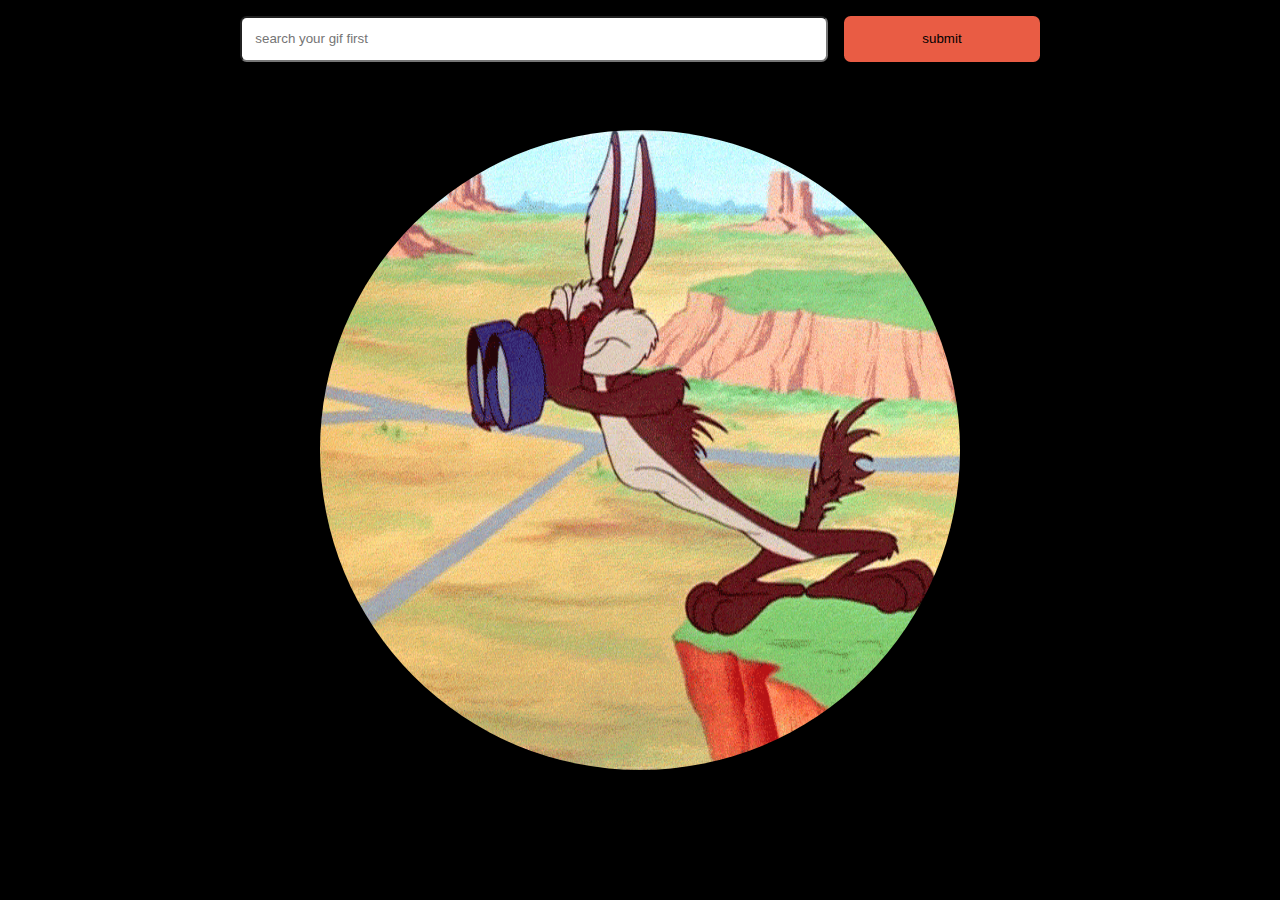
<file: index.html>
<!DOCTYPE html>
<html lang="en">
<head>
    <meta charset="UTF-8">
    <meta name="viewport" content="width=device-width, initial-scale=1.0">
    <title>Document</title>
    <link rel="stylesheet" href="./styles/styles.css">
</head>
<body>
    <div class="box">
        <div class="search-container">
            <input type="text" id="search-box" placeholder="search your gif first" />
            <button  id="submit-btn">submit</button>
        </div>
        <div class="loader">
            <img class="search-image" src="./images/giphy.gif" alt="">
        </div>
        <div class="wrapper"></div>
    <script src="./js/javascript.js"></script>
</body>
</html>
</file>
<file: styles/styles.css>
* {
    padding: 0;
    margin: 0;
    box-sizing: border-box;
    font-family: 'Franklin Gothic Medium', 'Arial Narrow', Arial, sans-serif;
}
body {
    background-color: rgb(0, 0, 0);
}
button {
    border: none ;
    outline: none;
    cursor: pointer;
    background-color: rgb(233, 92, 68);
    border-radius: 0.5em;
    font-weight: 500;
}
.search-container {
    display: grid;
    grid-template-columns: 9fr 3fr;
    gap: 1em;
    width: 100%;
    max-width: 50em;
    margin: 1em auto;
    padding: 0.5;
}
.search-container input {
    padding: 1em;
    border-radius: 0.5em;
    font-weight: 400;
}
.wrapper {
    display: grid;
    grid-template-columns: repeat(3, 1fr);
}
.container {
    background-color: white;
    display: flex;
    padding: 1em;
    flex-direction: column;
    justify-content: space-between;
    margin: 1.5em;
    border-radius: 0.5em;
}
.container img {
    width: 100%;
}
.container button {
    margin-top: 1em;
    padding: 1em 0;
}
.loader  {
    display: none ;
    height: 15em;
    width: 15em;
    border: 3.5em solid rgb(169, 145, 190);
    border-radius: 50%;
    border-top-color: aqua;
    position: absolute;
    transform: translate(-50%, -50%);
    left: 50%;
    top: 50%;
    animation: spin 3s infinite;
}
.search-image {
    height: 40em;
    width: 40em;
    
    border-radius: 50%;
   
    position: absolute;
    transform: translate(-50%, -50%);
    left: 50%;
    top: 50%;
}
.search-container input:hover {
    background-color: rgb(14, 238, 70);
}


@keyframes spin {
    100% {
        transform: translate(-50%, -50%) rotate(360deg);
    }
}
@media screen and (max-width: 768px){
    .wrapper{
        grid-template-columns: repeat(2, 1fr);
    }
    .container {
        margin: 0.7em;
    }
}
@media screen and (max-width: 576px){
    .wrapper{
        grid-template-columns:  1fr;
    }
    
}
</file>
